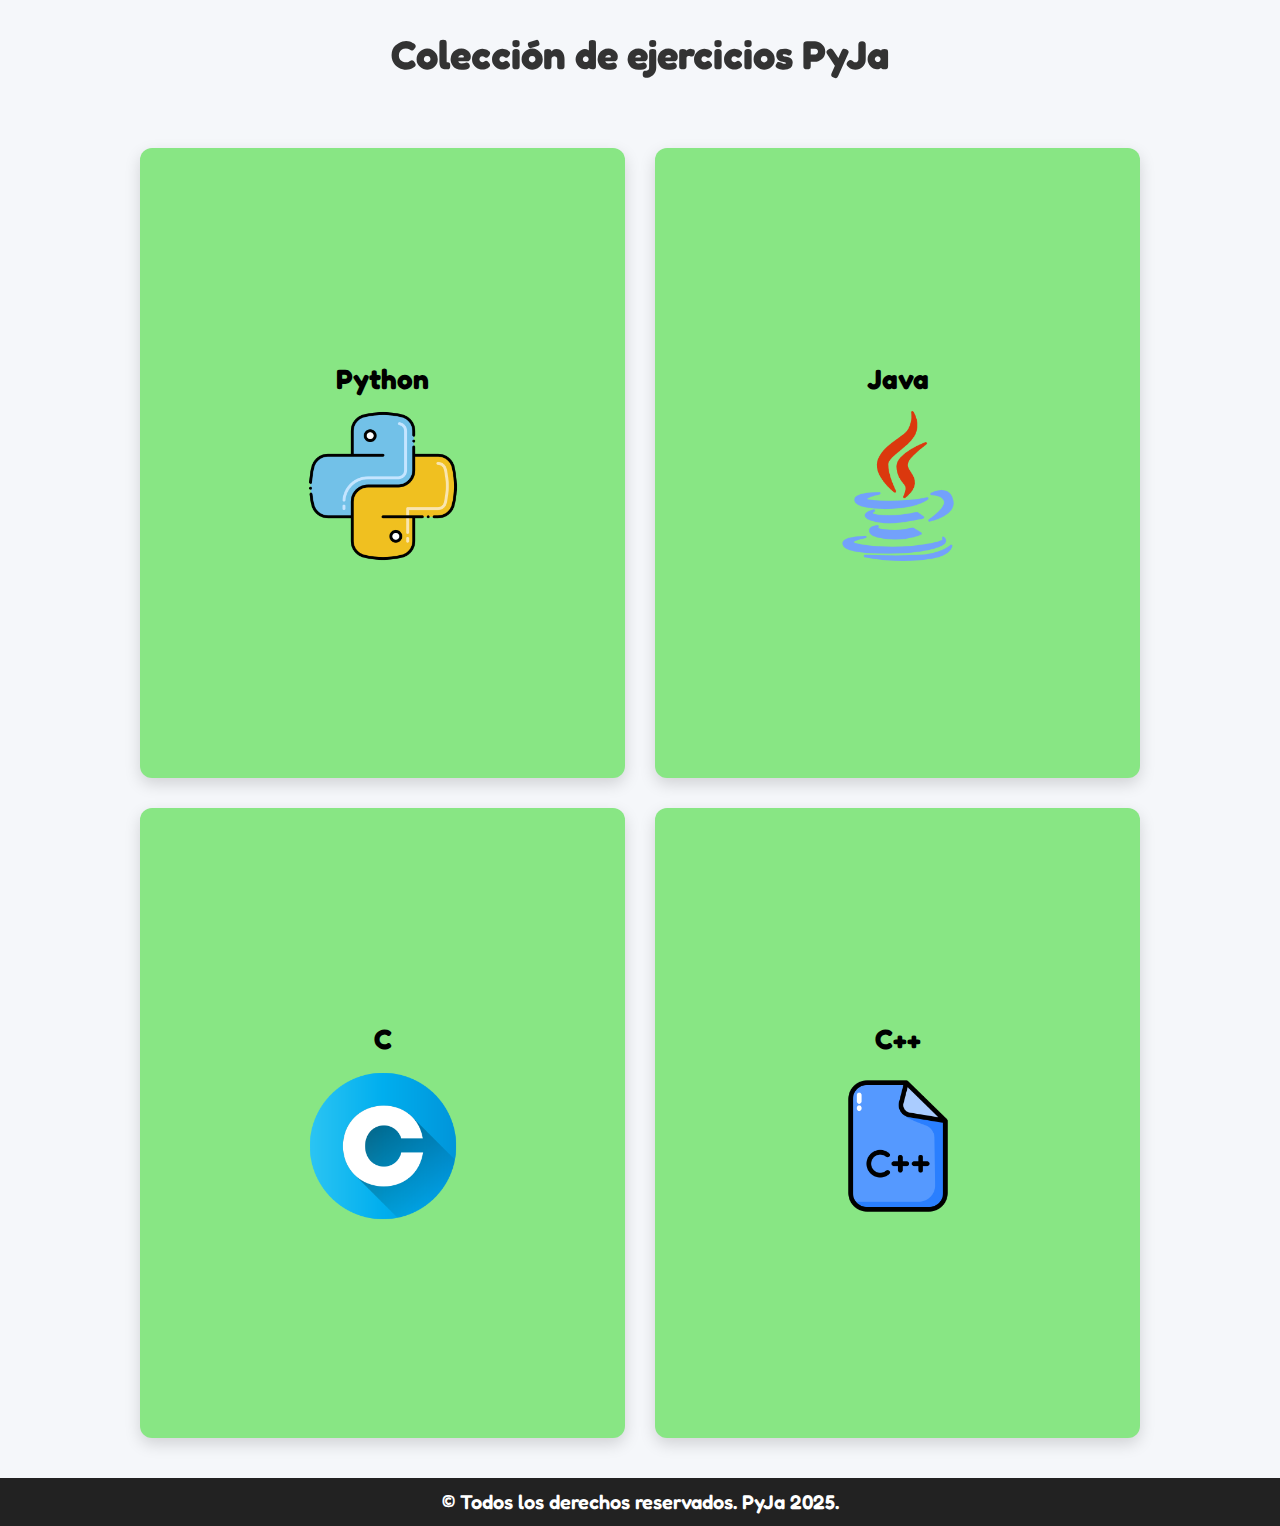
<file: index.html>
<!DOCTYPE html>
<html lang="es">
<head>
    <meta charset="UTF-8">
    <meta name="viewport" content="width=device-width, initial-scale=1.0">
    <title>Colección de ejercicios PyJa</title>
    <meta name="description" content="Colección de ejercicios de programación en Python y Java.">
    <link href="https://fonts.googleapis.com/css2?family=Fredoka:wght@300..700&display=swap" rel="stylesheet">
    <link rel="stylesheet" href="css/styles.css">
</head>
<body>
    <header>
        <h1>Colección de ejercicios PyJa</h1>
    </header>
    <main>
        <div class="contenedor-principal">
            <a href="python.html" class="card">
                <div class="lenguaje">
                    <h2>Python</h2>
                    <div class="imagen">
                        <img src="img/python.png" alt="Logo del lenguaje de programación Python">
                    </div>
                </div>
            </a>
            <a href="java.html" class="card">
                <div class="lenguaje">
                    <h2>Java</h2>
                    <div class="imagen">
                        <img src="img/java.png" alt="Logo del lenguaje de programación Java">
                    </div>
                </div>
            </a>
            <a href="#" class="card">
                <div class="lenguaje">
                    <h2>C</h2>
                    <div class="imagen">
                        <img src="img/c.png" alt="Logo del lenguaje de programación C">
                    </div>
                </div>
            </a>
            <a href="#" class="card">
                <div class="lenguaje">
                    <h2>C++</h2>
                    <div class="imagen">
                        <img src="img/cpp.png" alt="Logo del lenguaje de programación C++">
                    </div>
                </div>
            </a>
        </div>
    </main>
    <footer>
        <p>© Todos los derechos reservados. PyJa 2025.</p>
    </footer>
    <script src="js/script.js"></script>
</body>
</html>
</file>
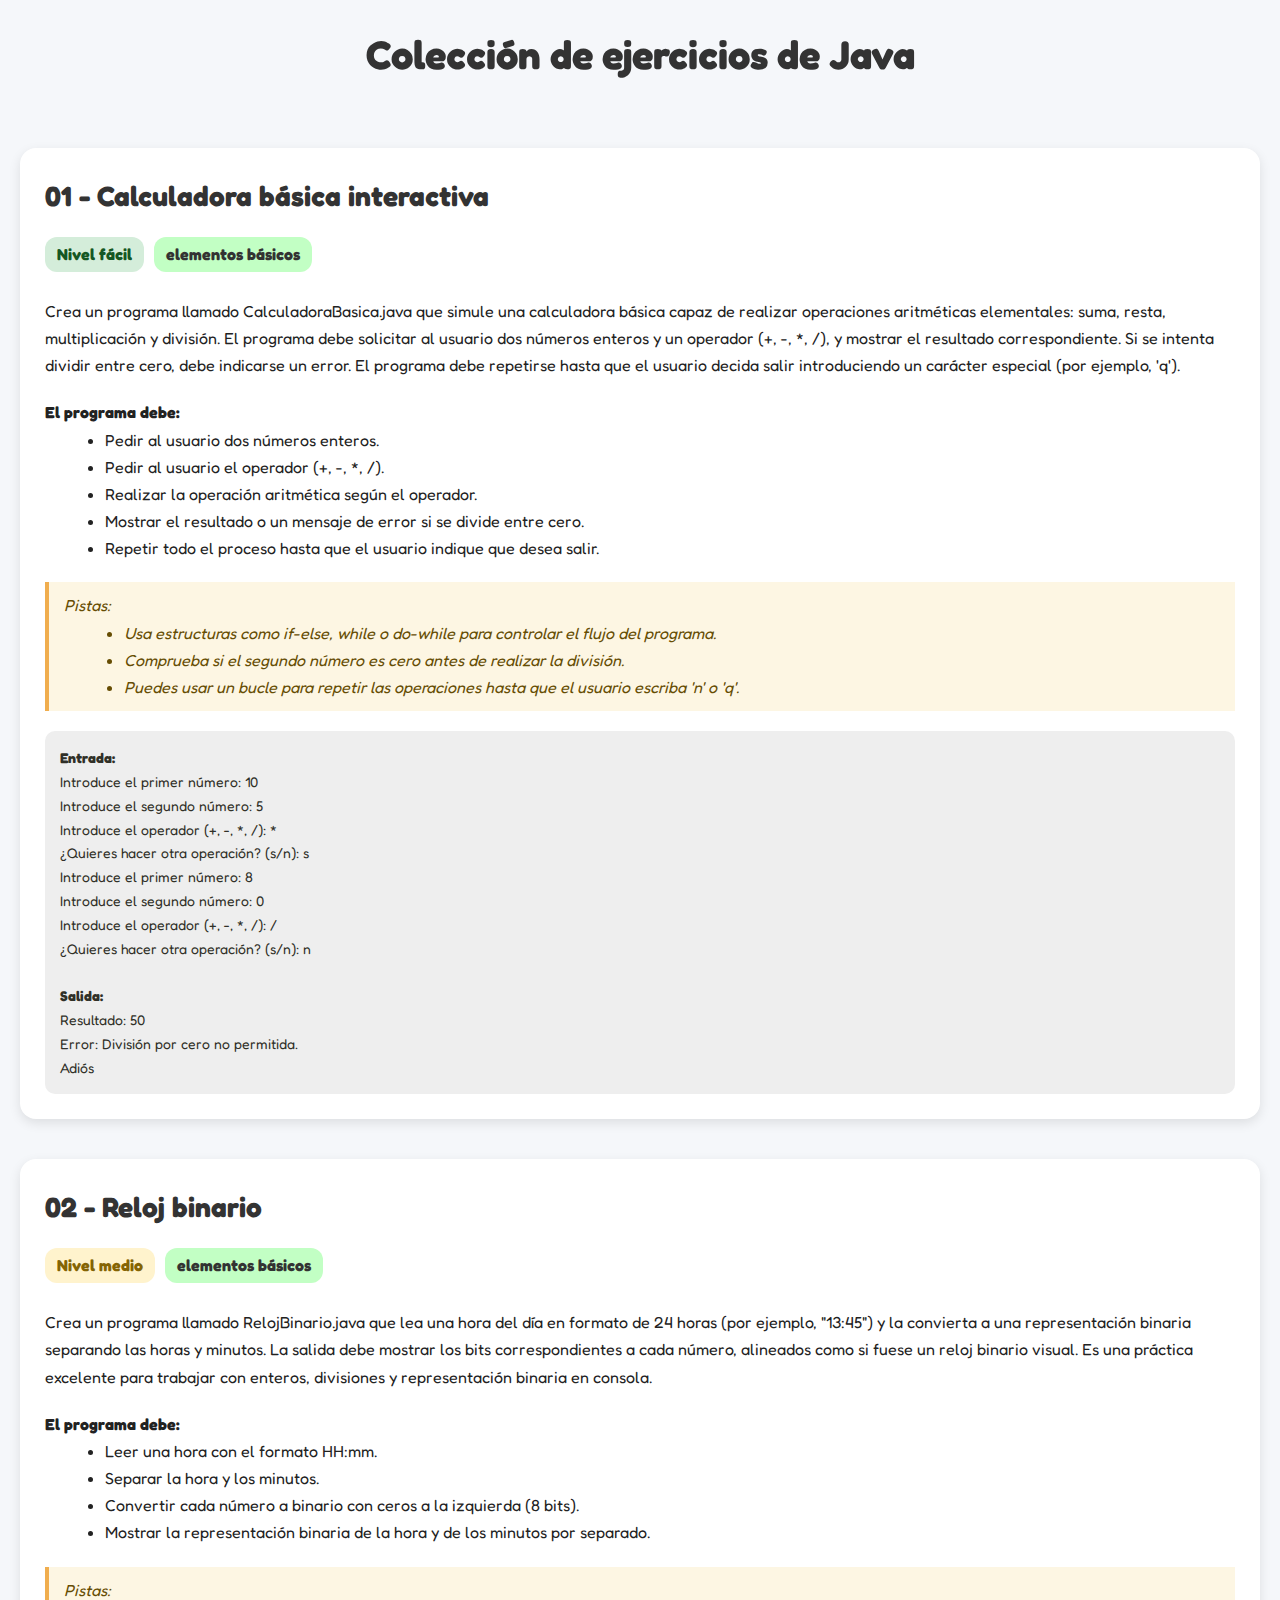
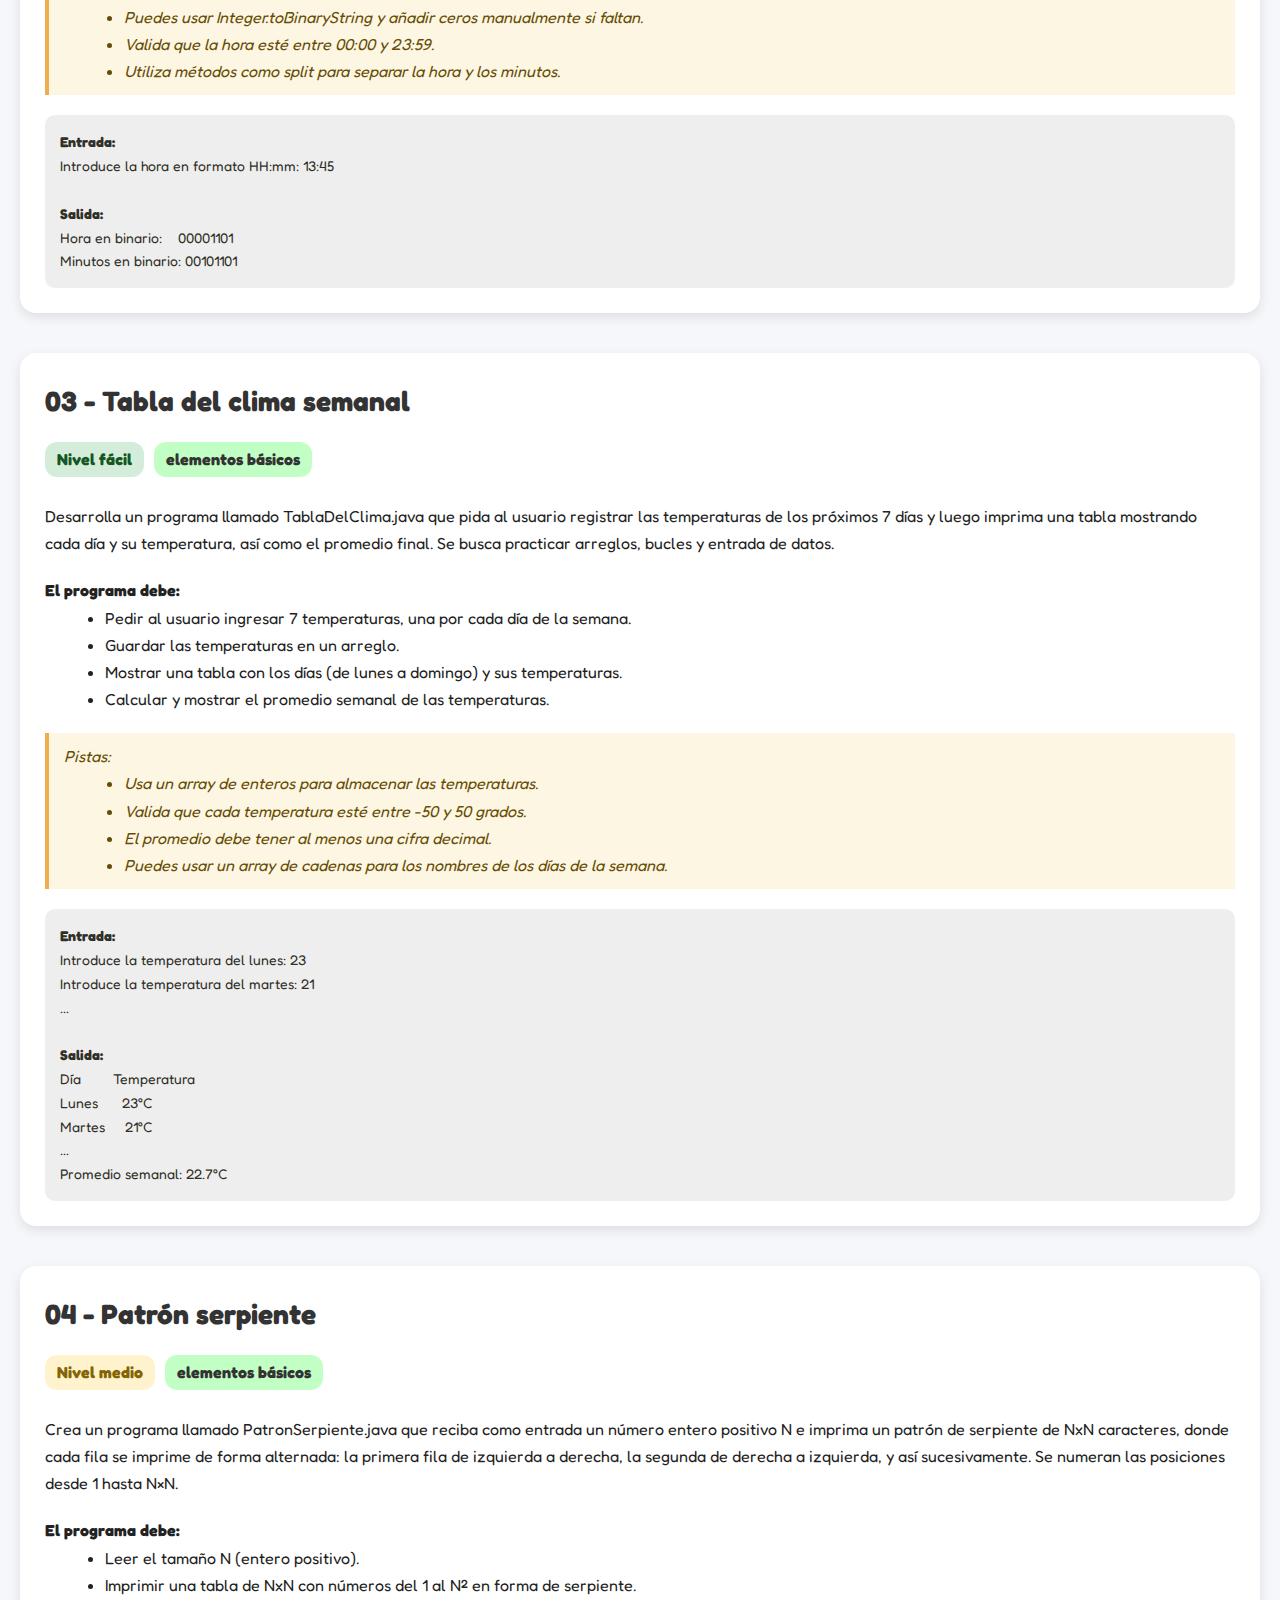
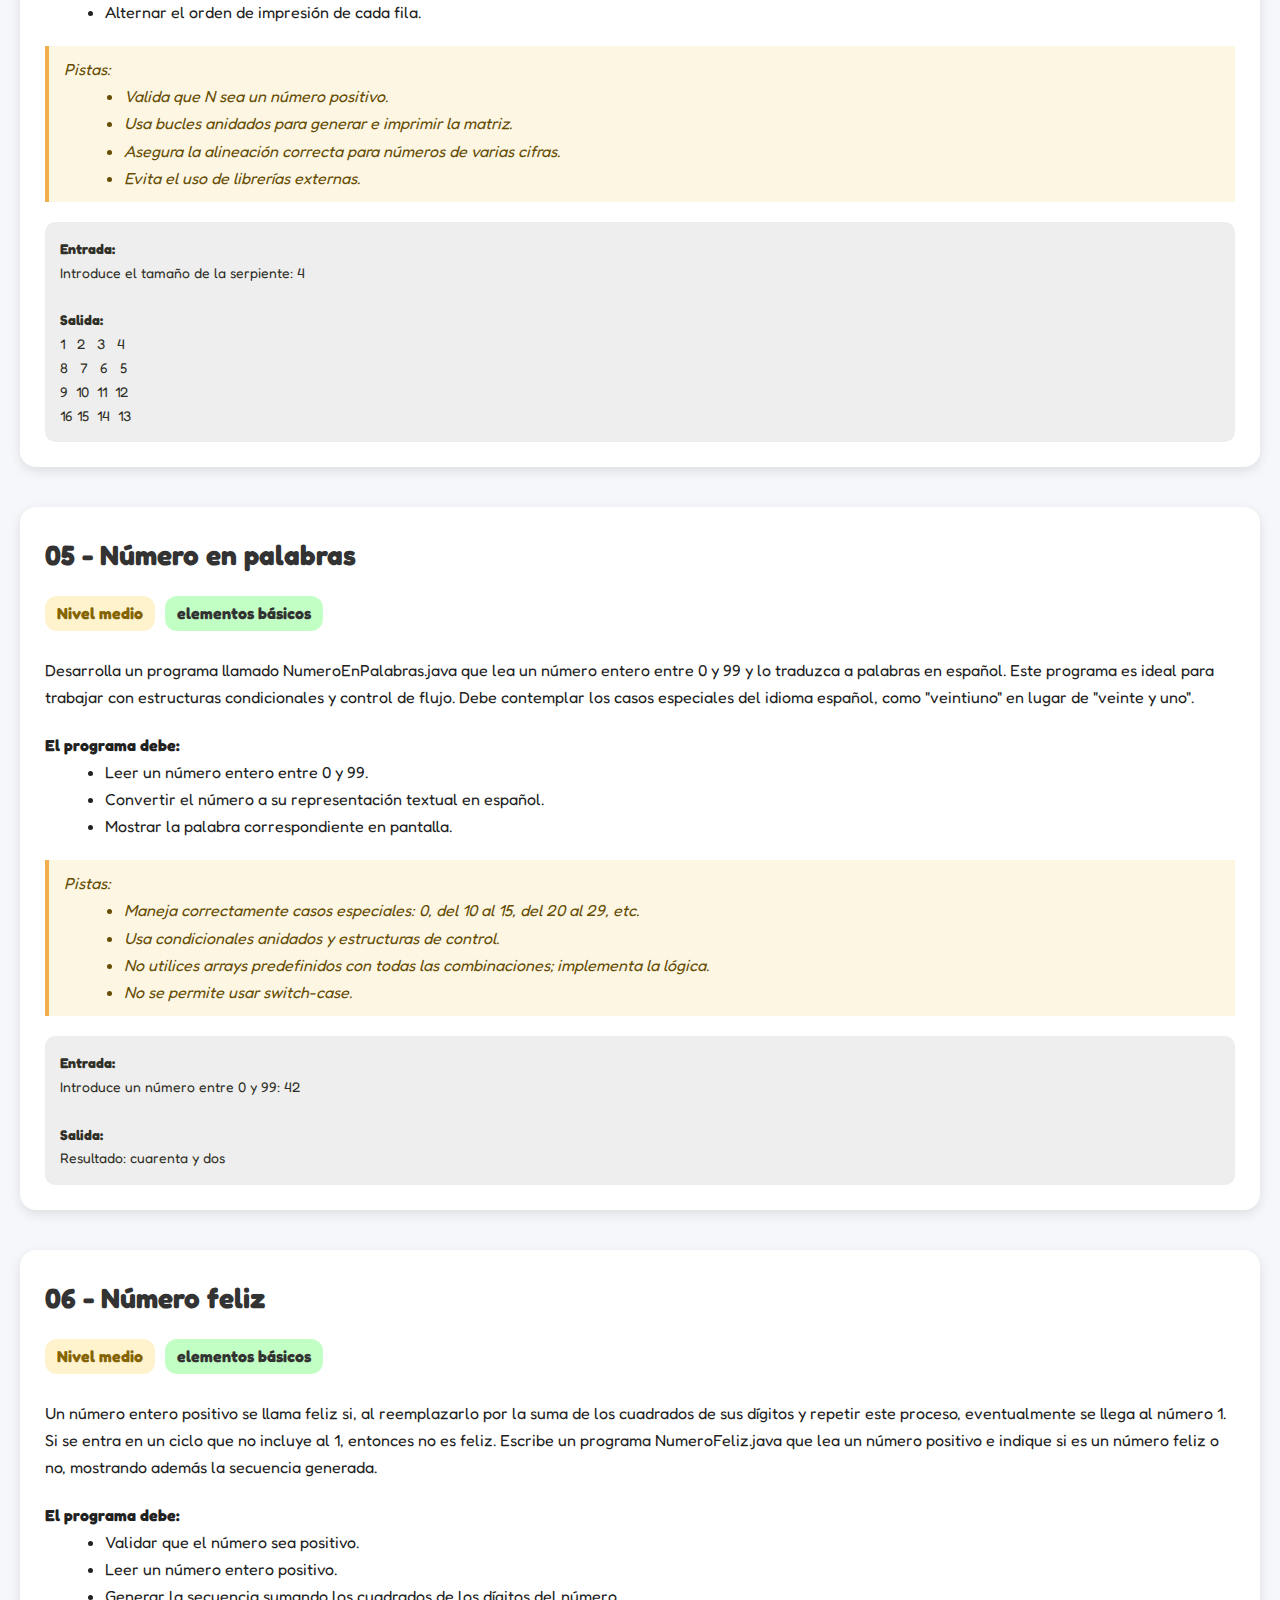
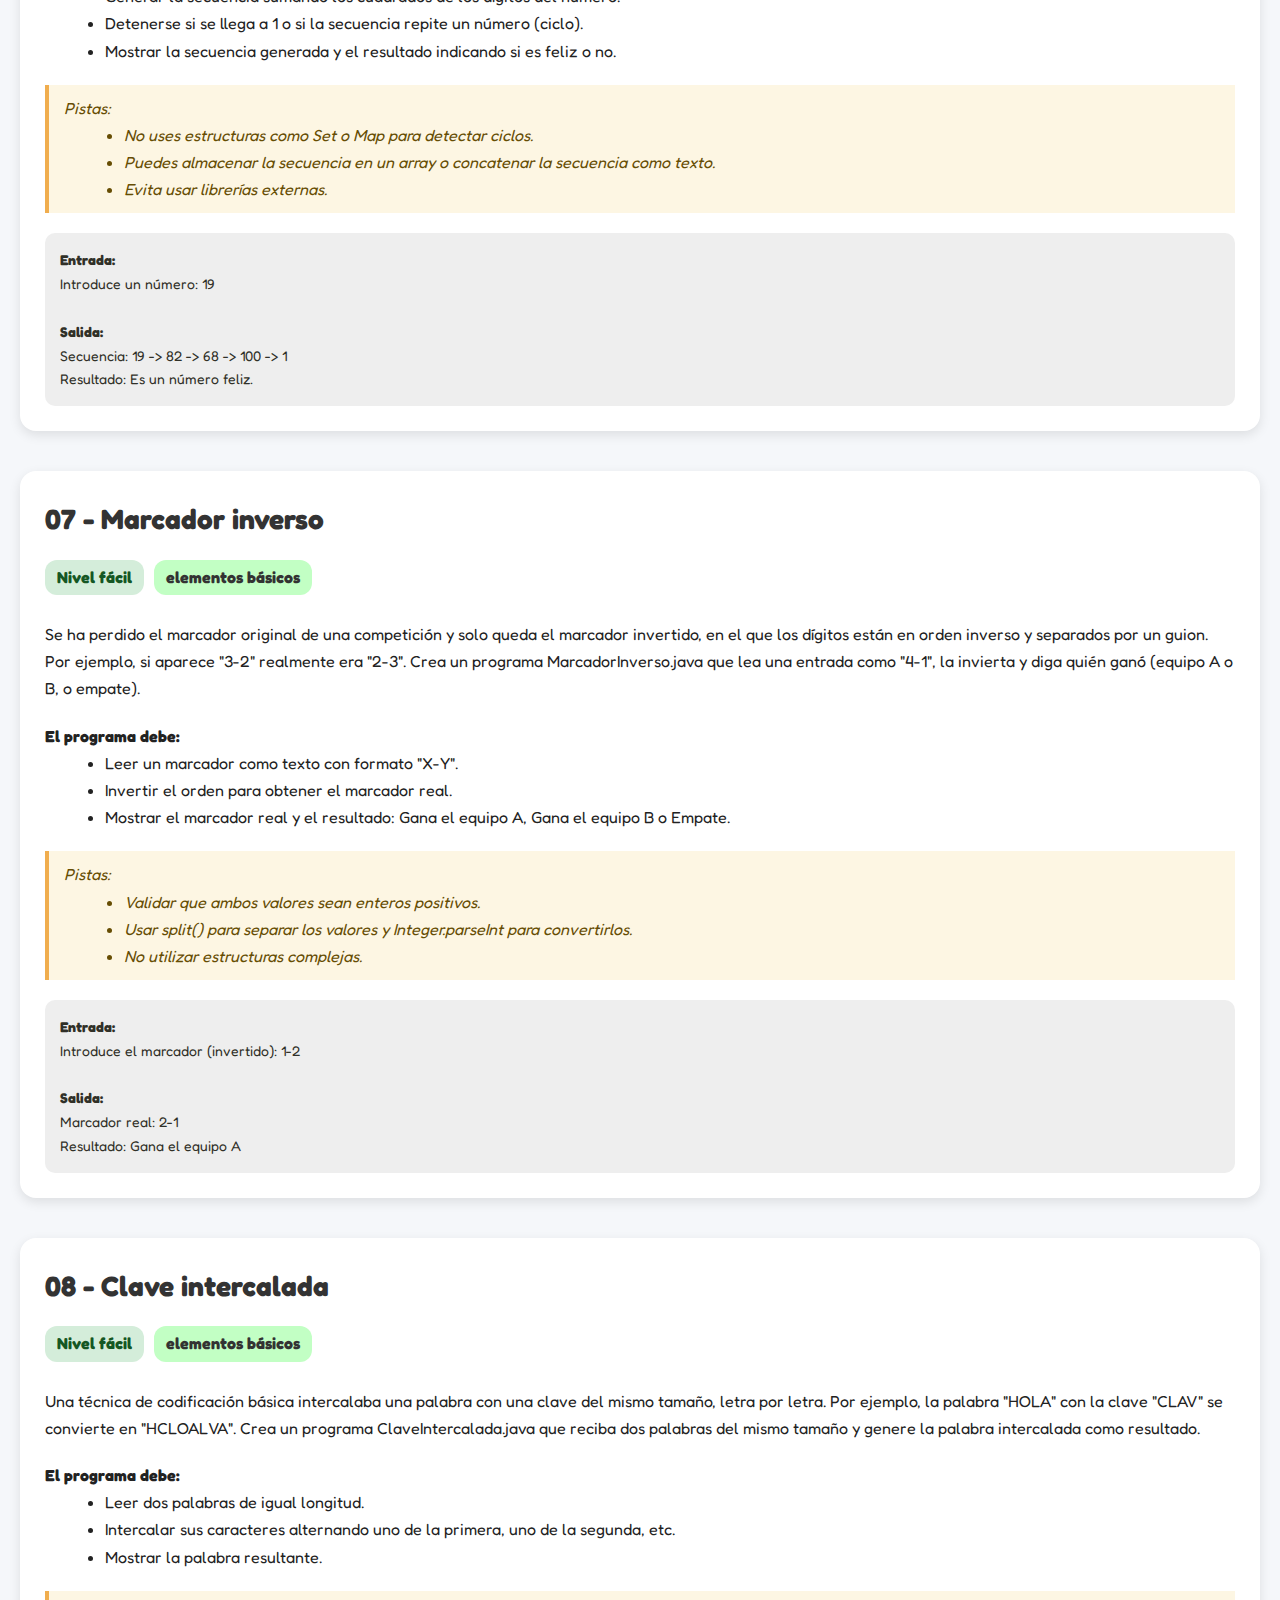
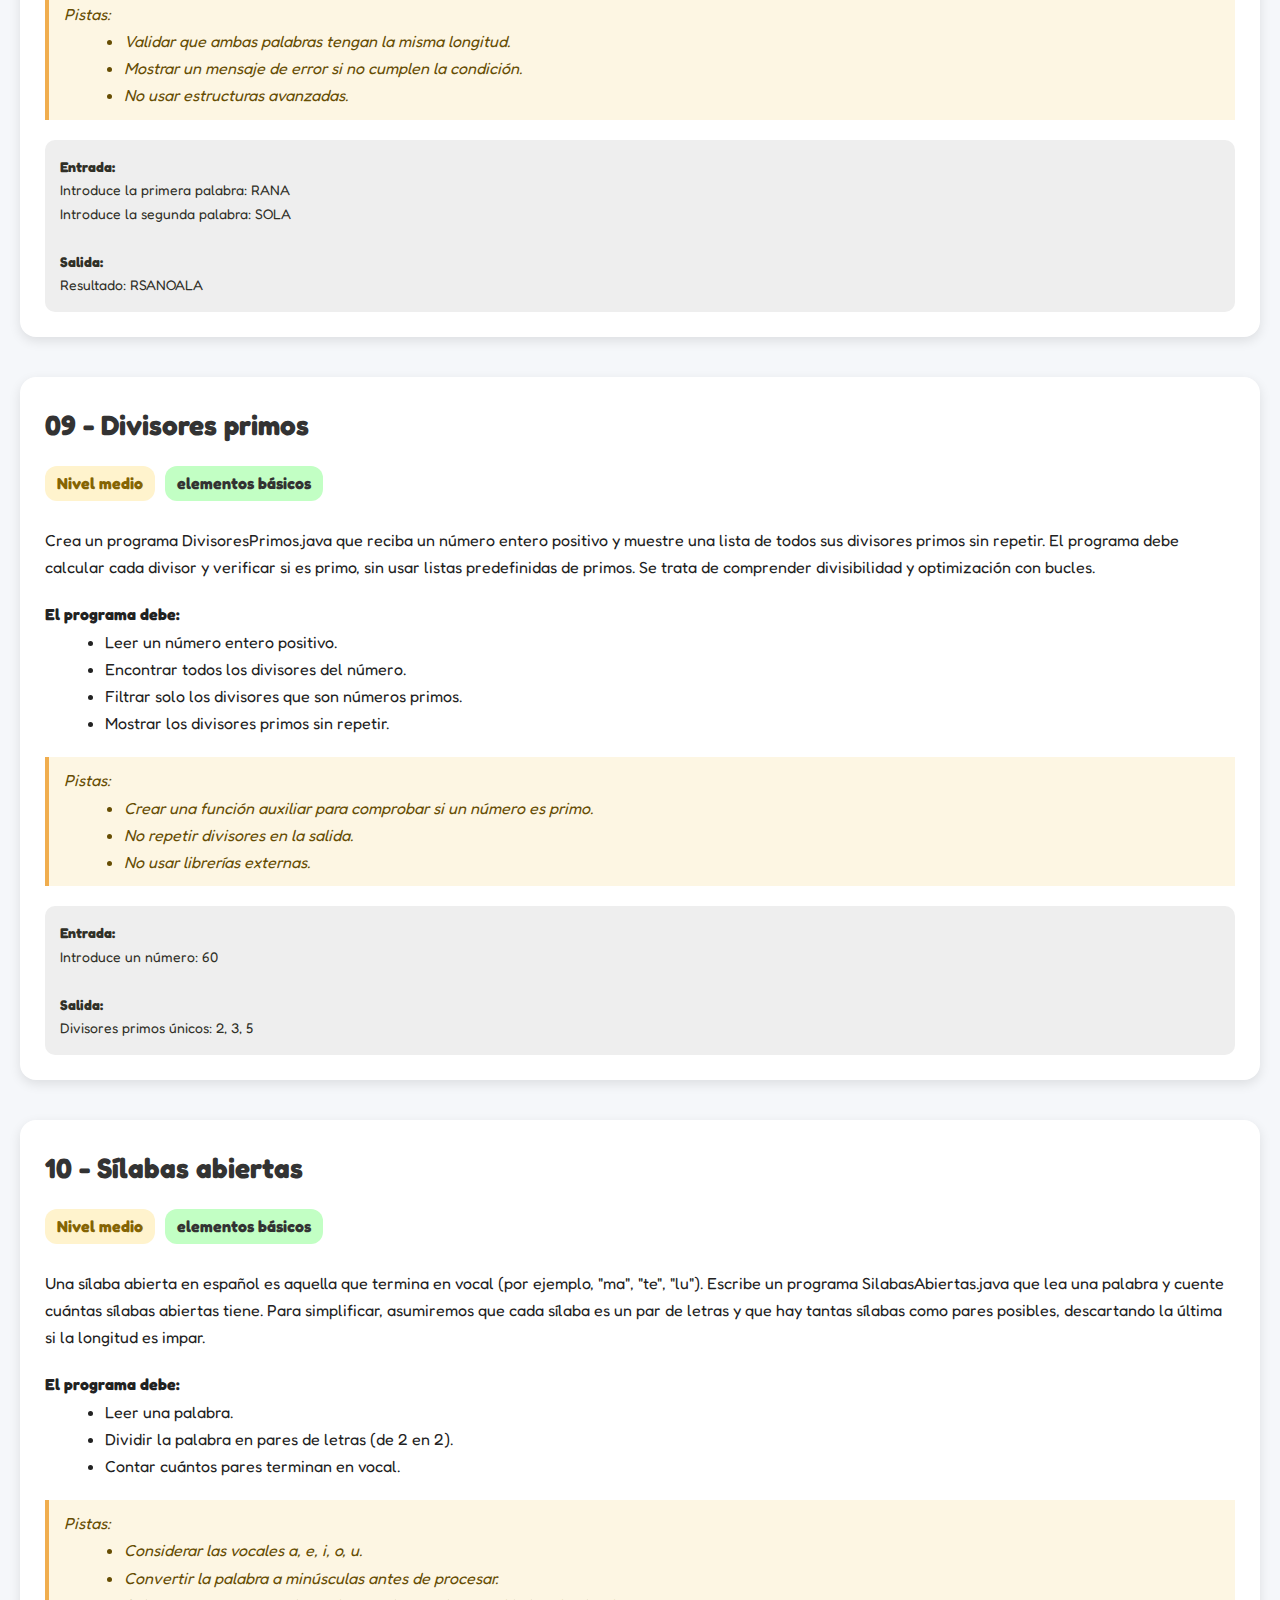
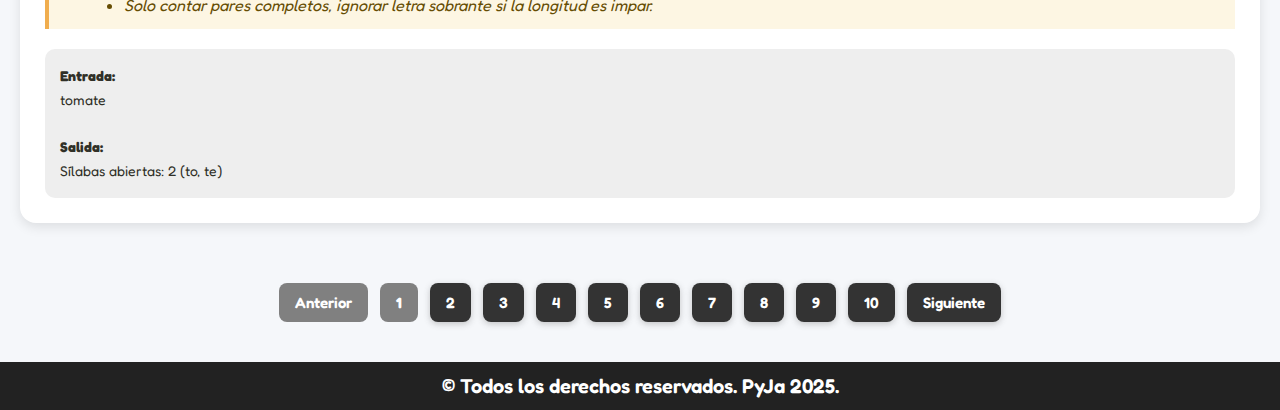
<file: java.html>
<!DOCTYPE html>
<html lang="es">
<head>
    <meta charset="UTF-8">
    <meta name="viewport" content="width=device-width, initial-scale=1.0">
    <title>Ejercicios Java</title>
    <meta name="description" content="Colección de ejercicios de programación de Python.">
    <link href="https://fonts.googleapis.com/css2?family=Fredoka:wght@300..700&display=swap" rel="stylesheet">
    <link rel="stylesheet" href="css/styles.css">
</head>
<body>
    <header>
        <h1>Colección de ejercicios de Java</h1>
    </header>
    <main>
        <div id="contenedor-ejercicios">
            <!-- Se generaran los ejercicios desde el js -->
        </div>
    </main>
    <footer>
        <p>© Todos los derechos reservados. PyJa 2025.</p>
    </footer>
    <script src="js/script.js"></script>
    <script src="js/java.js"></script>
</body>
</html>
</file>
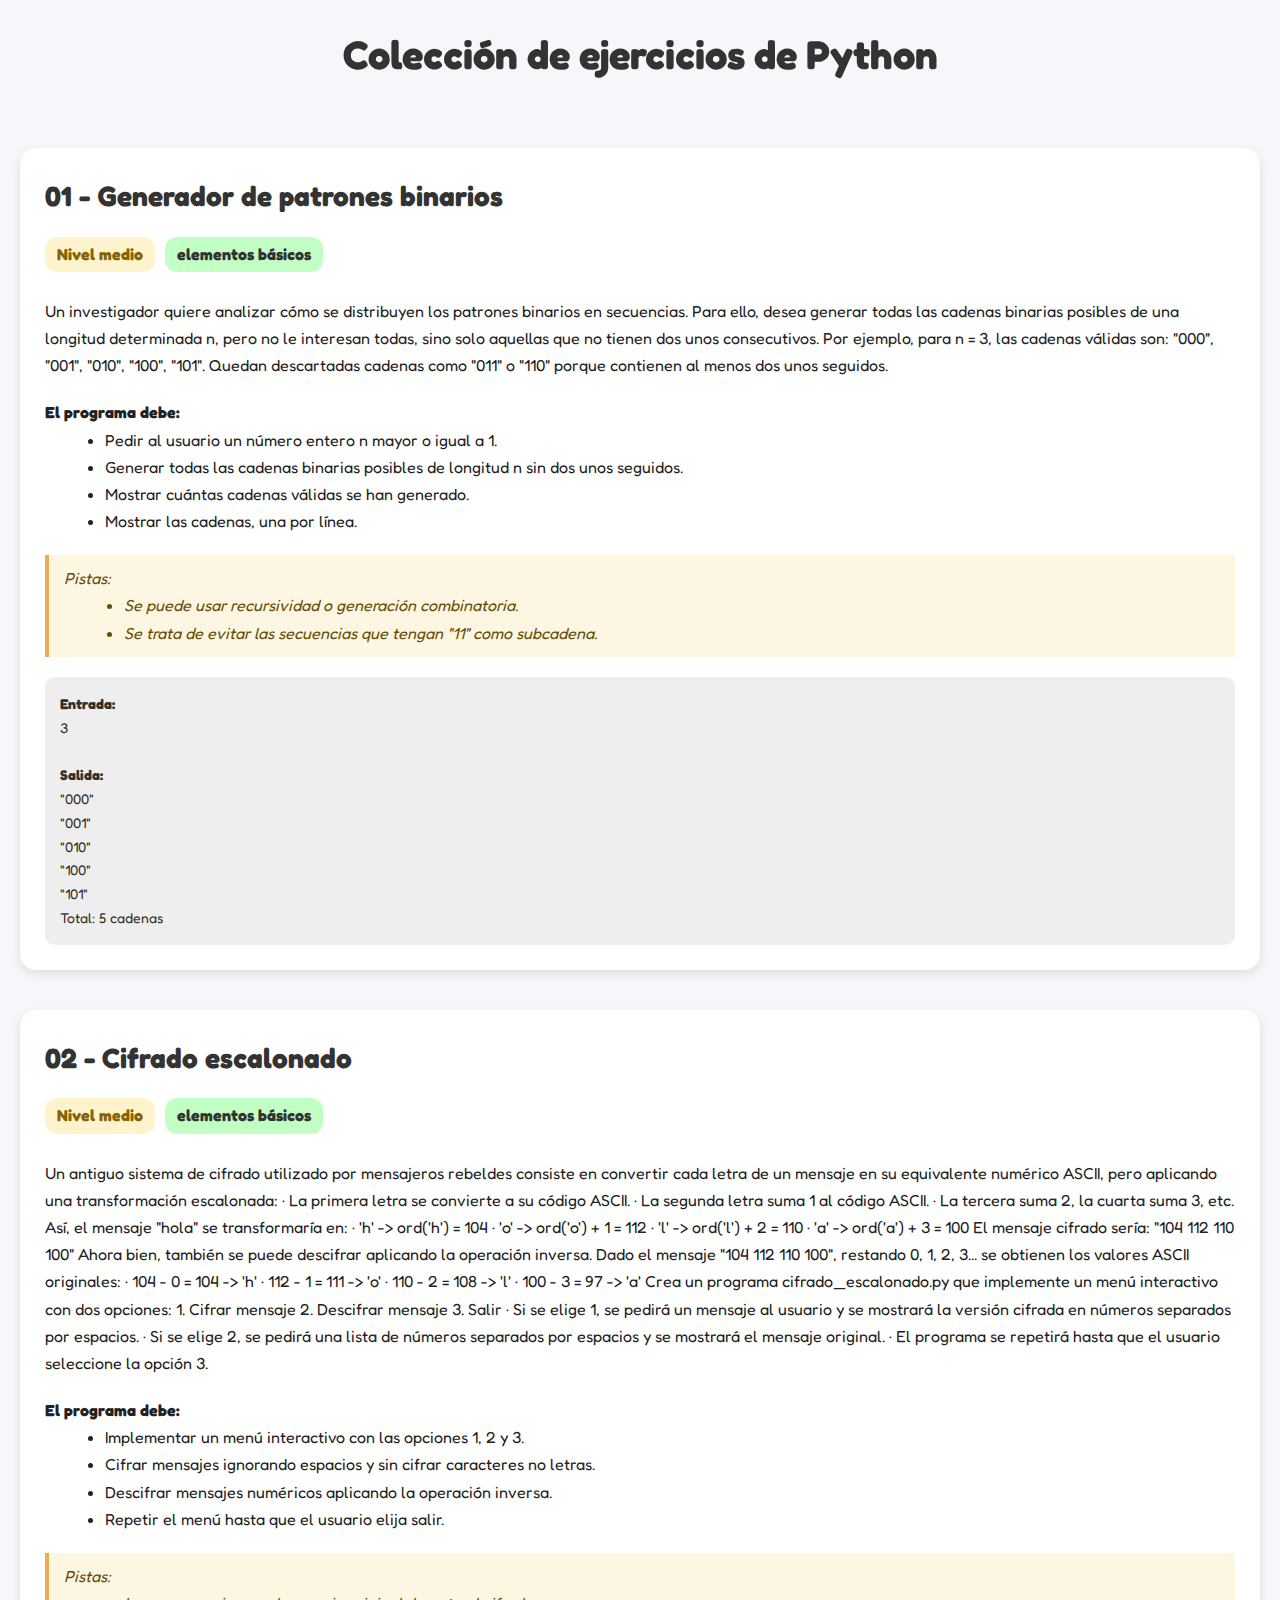
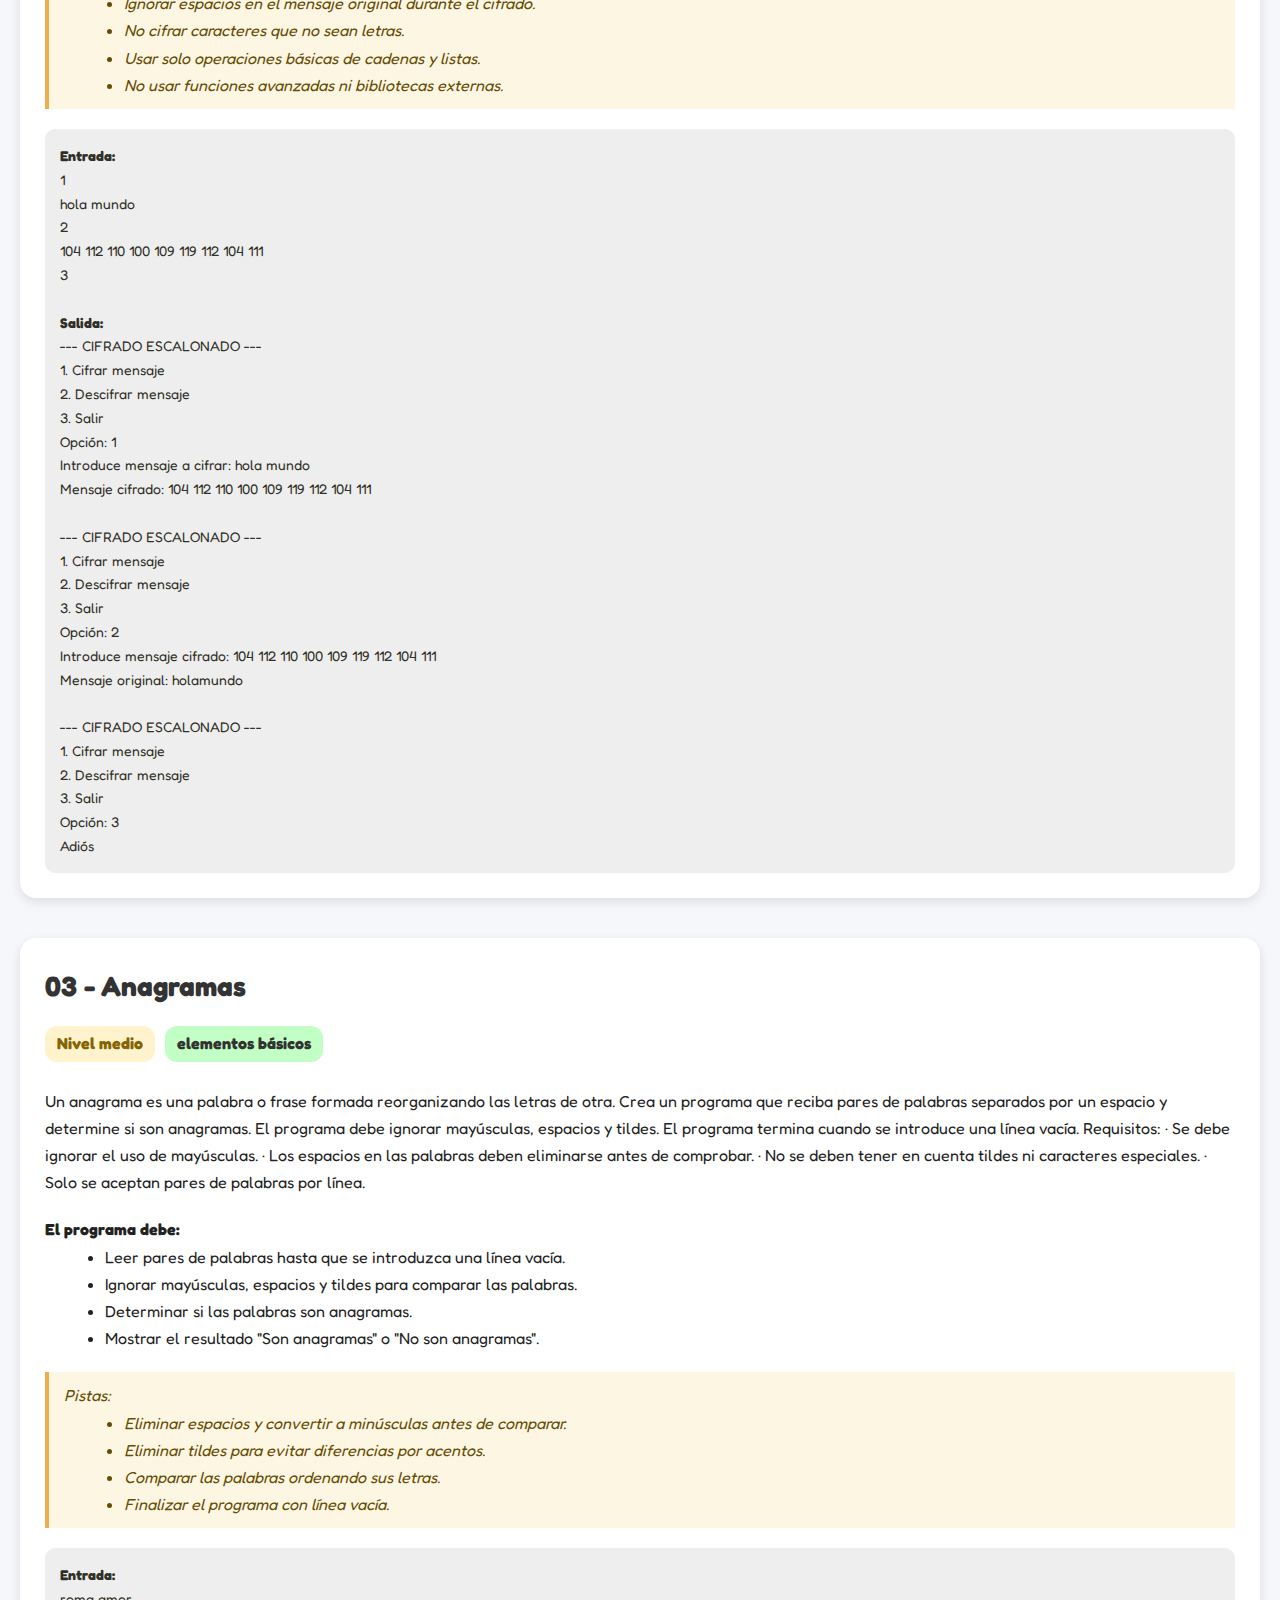
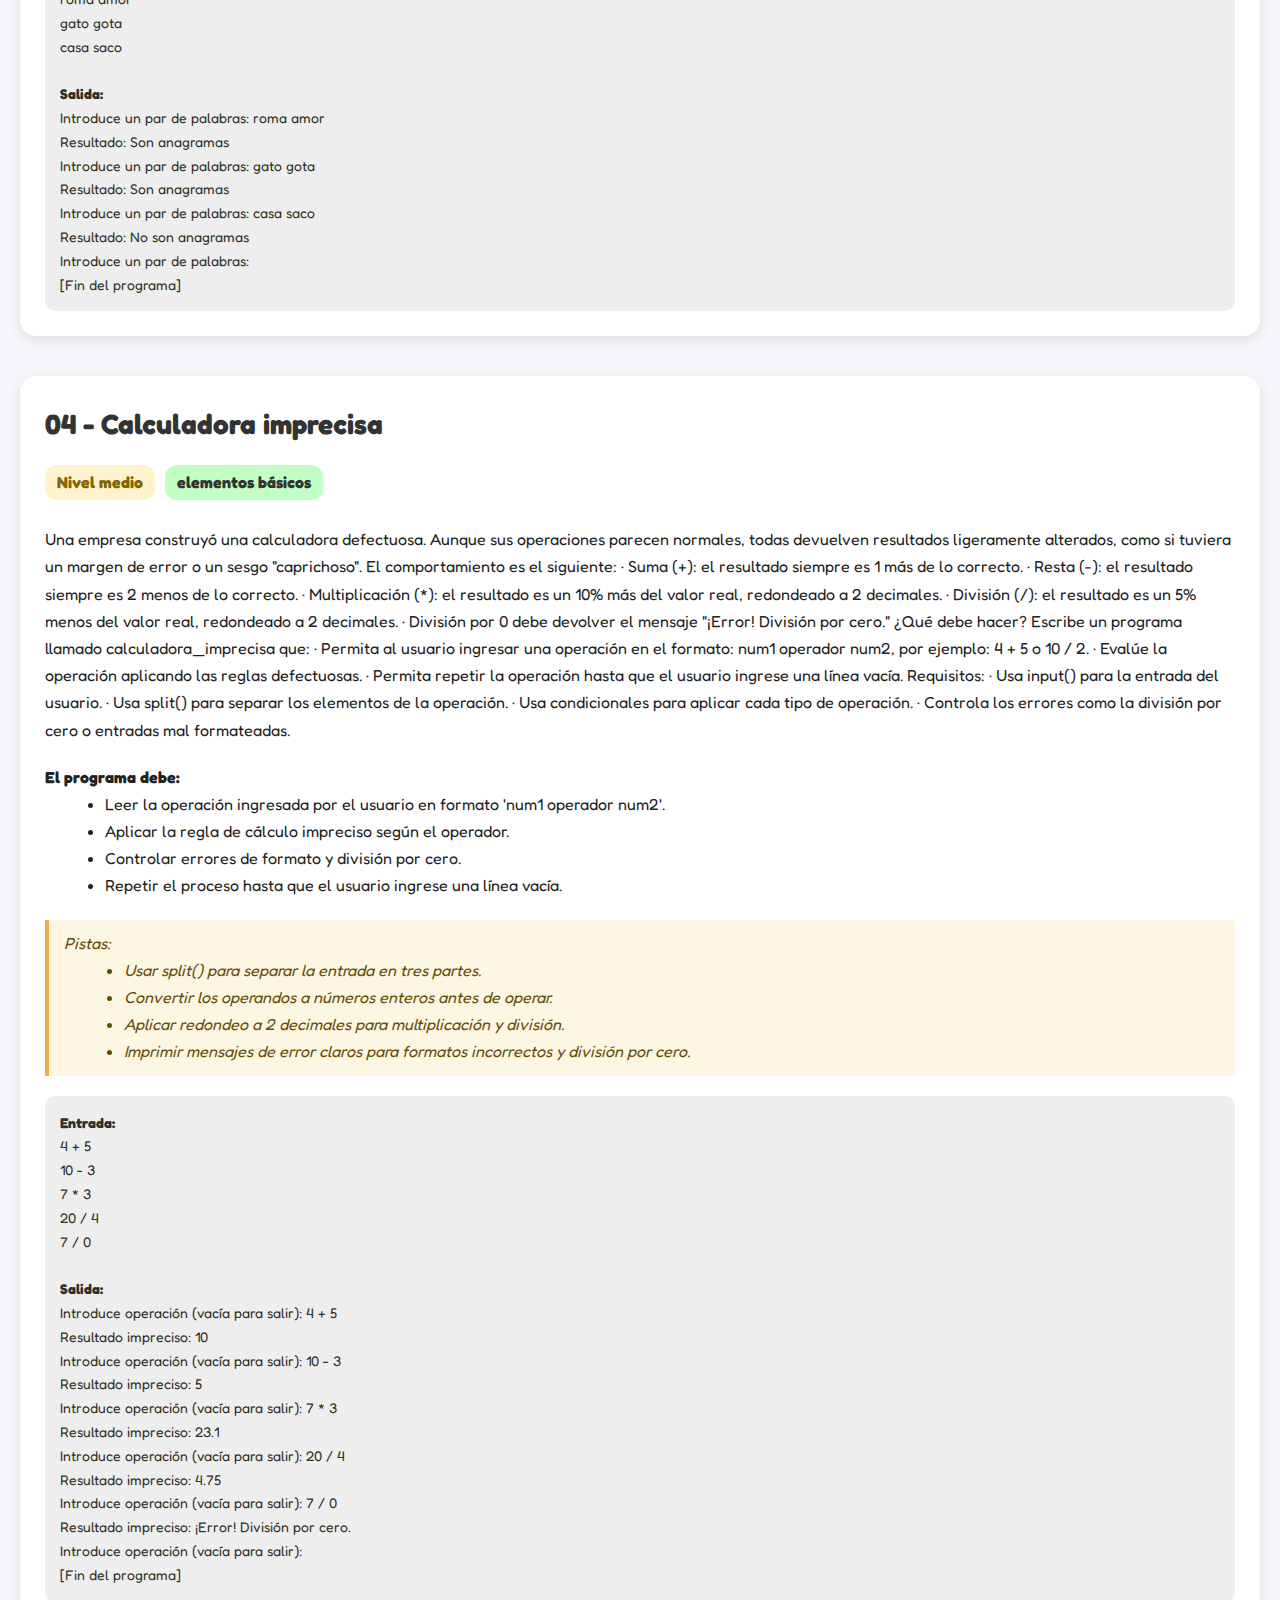
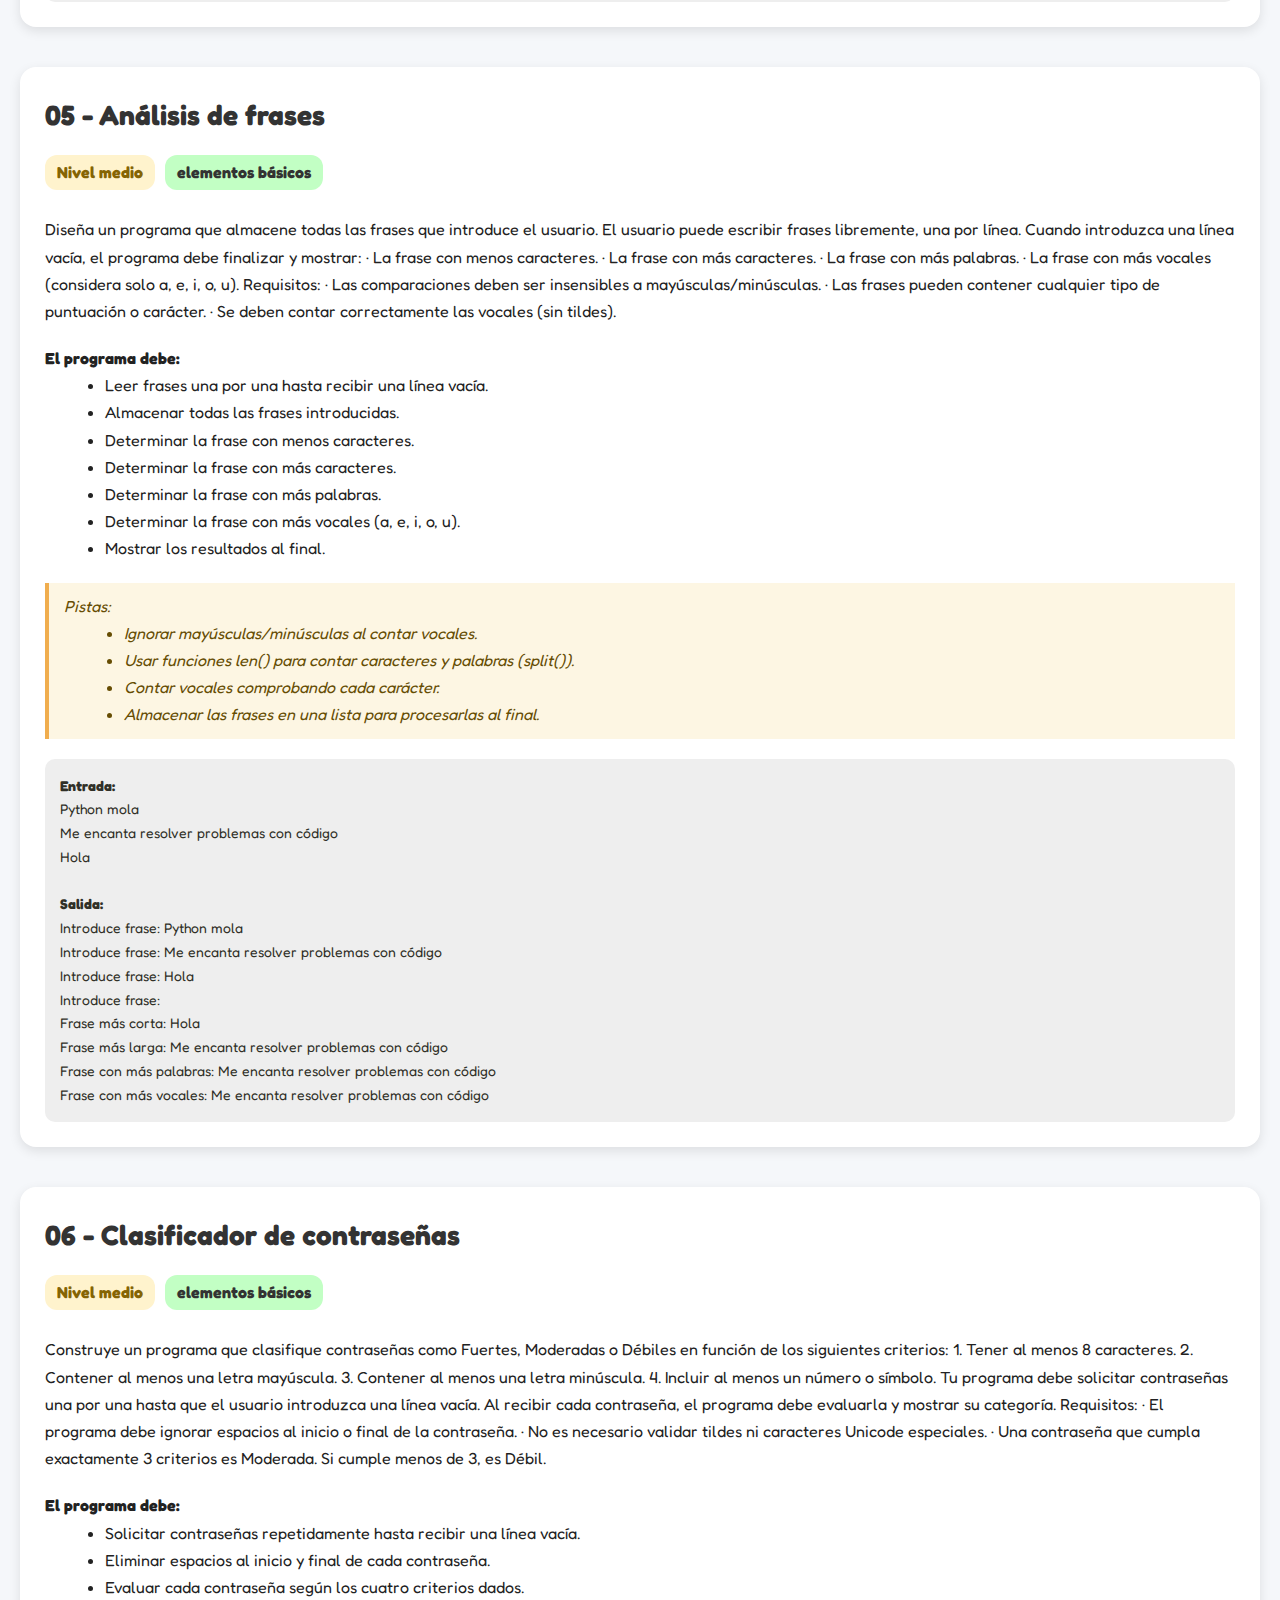
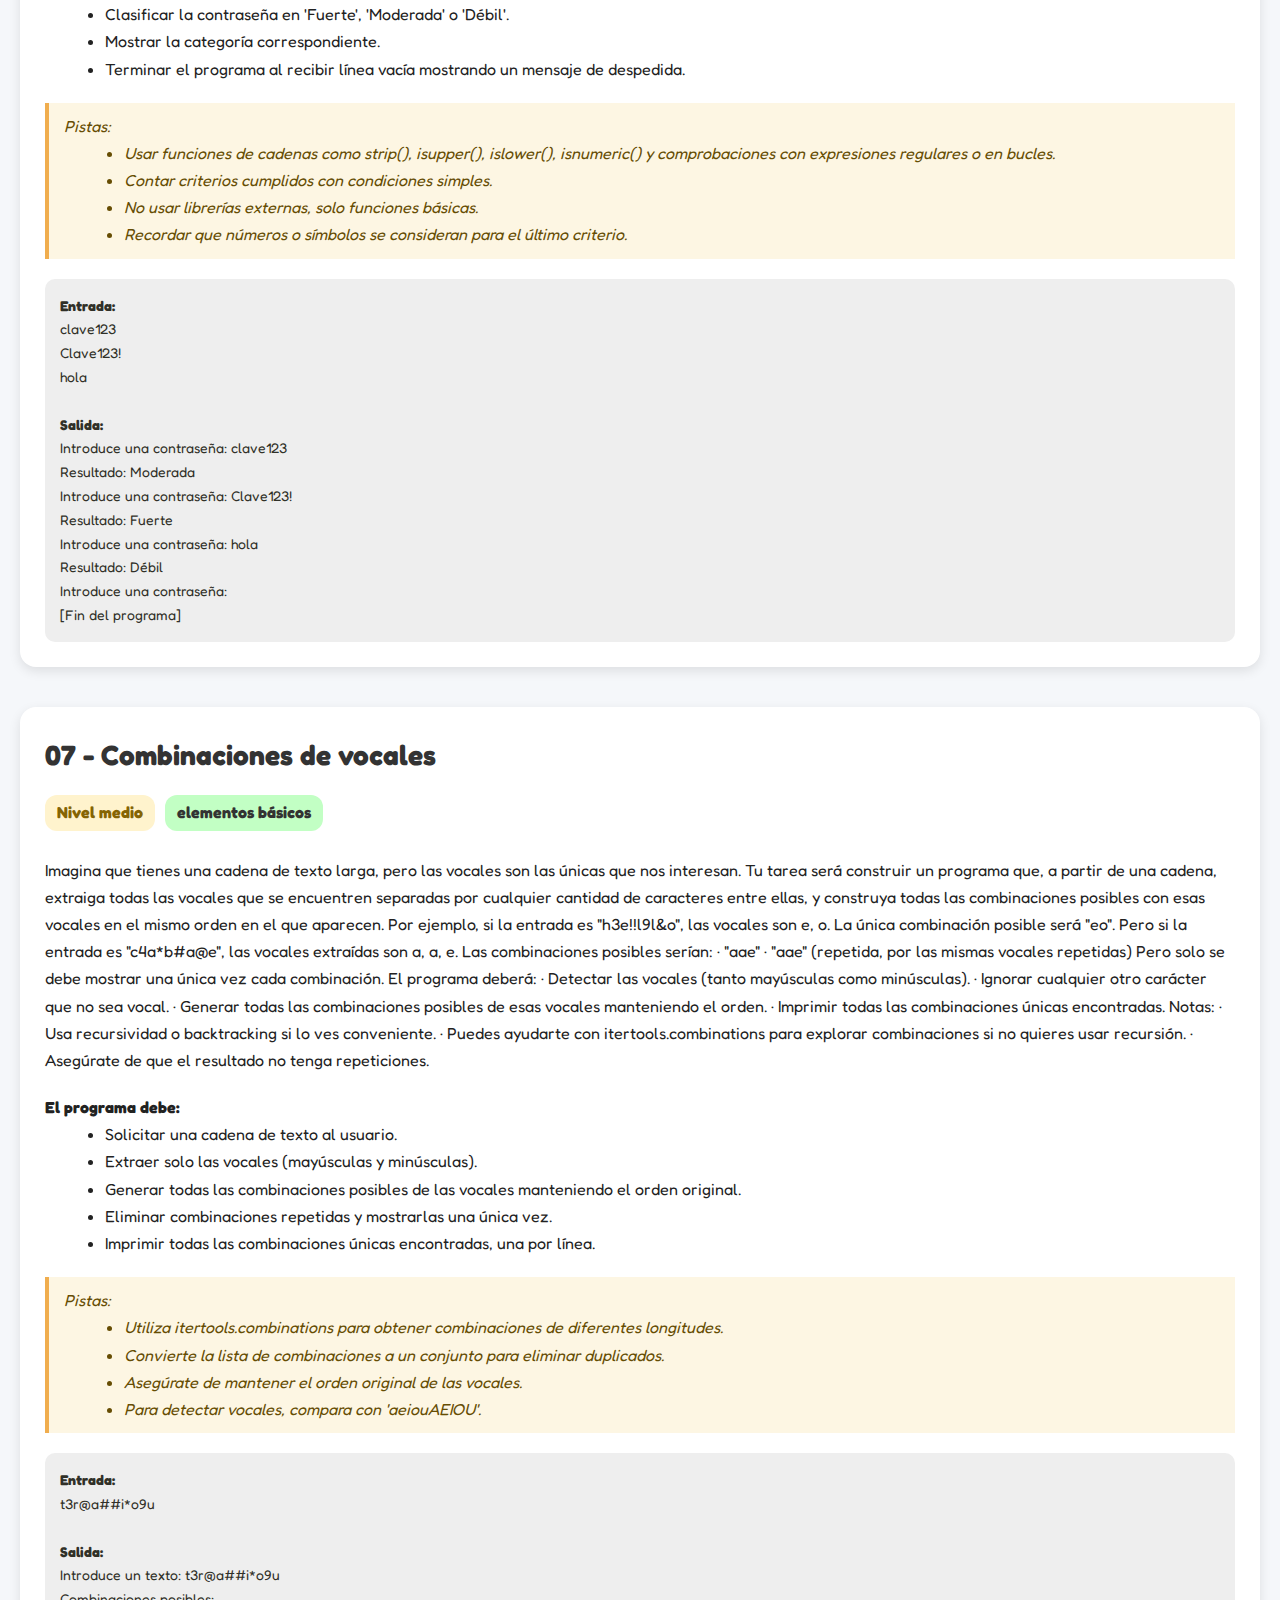
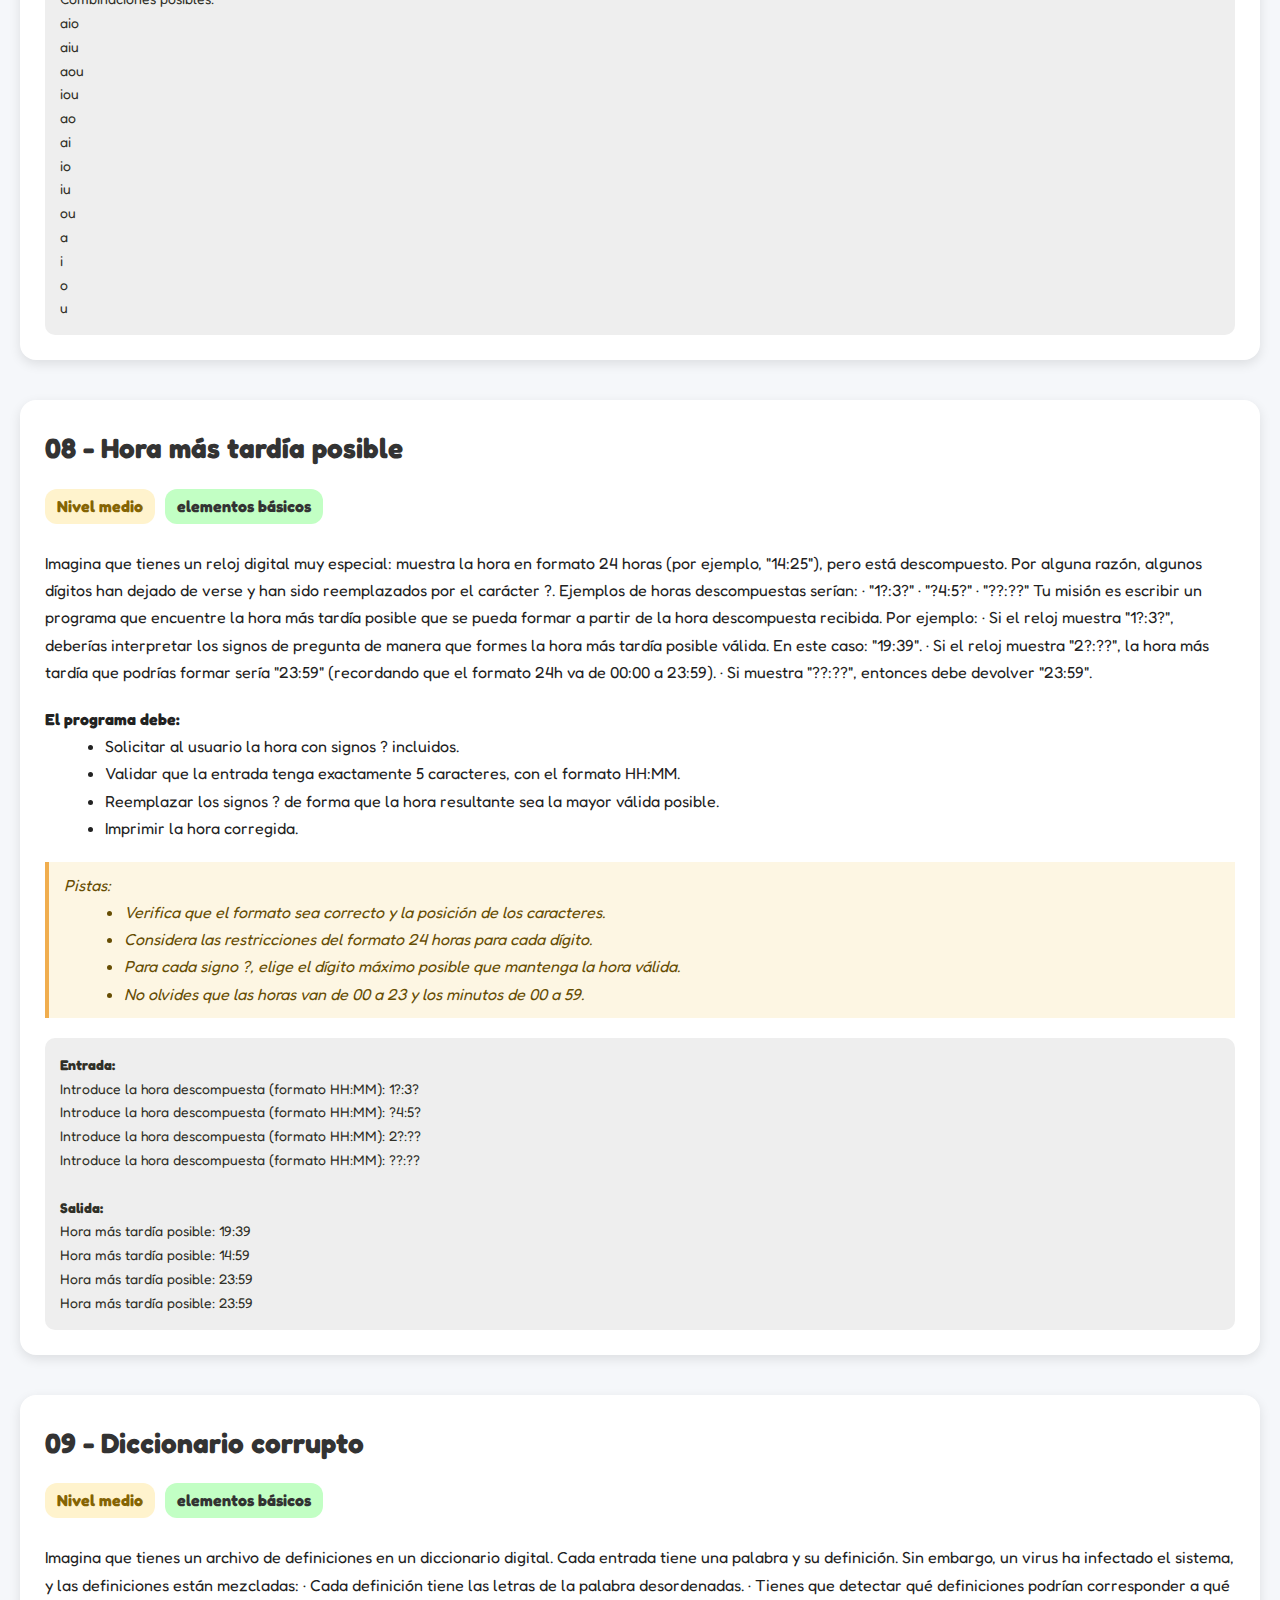
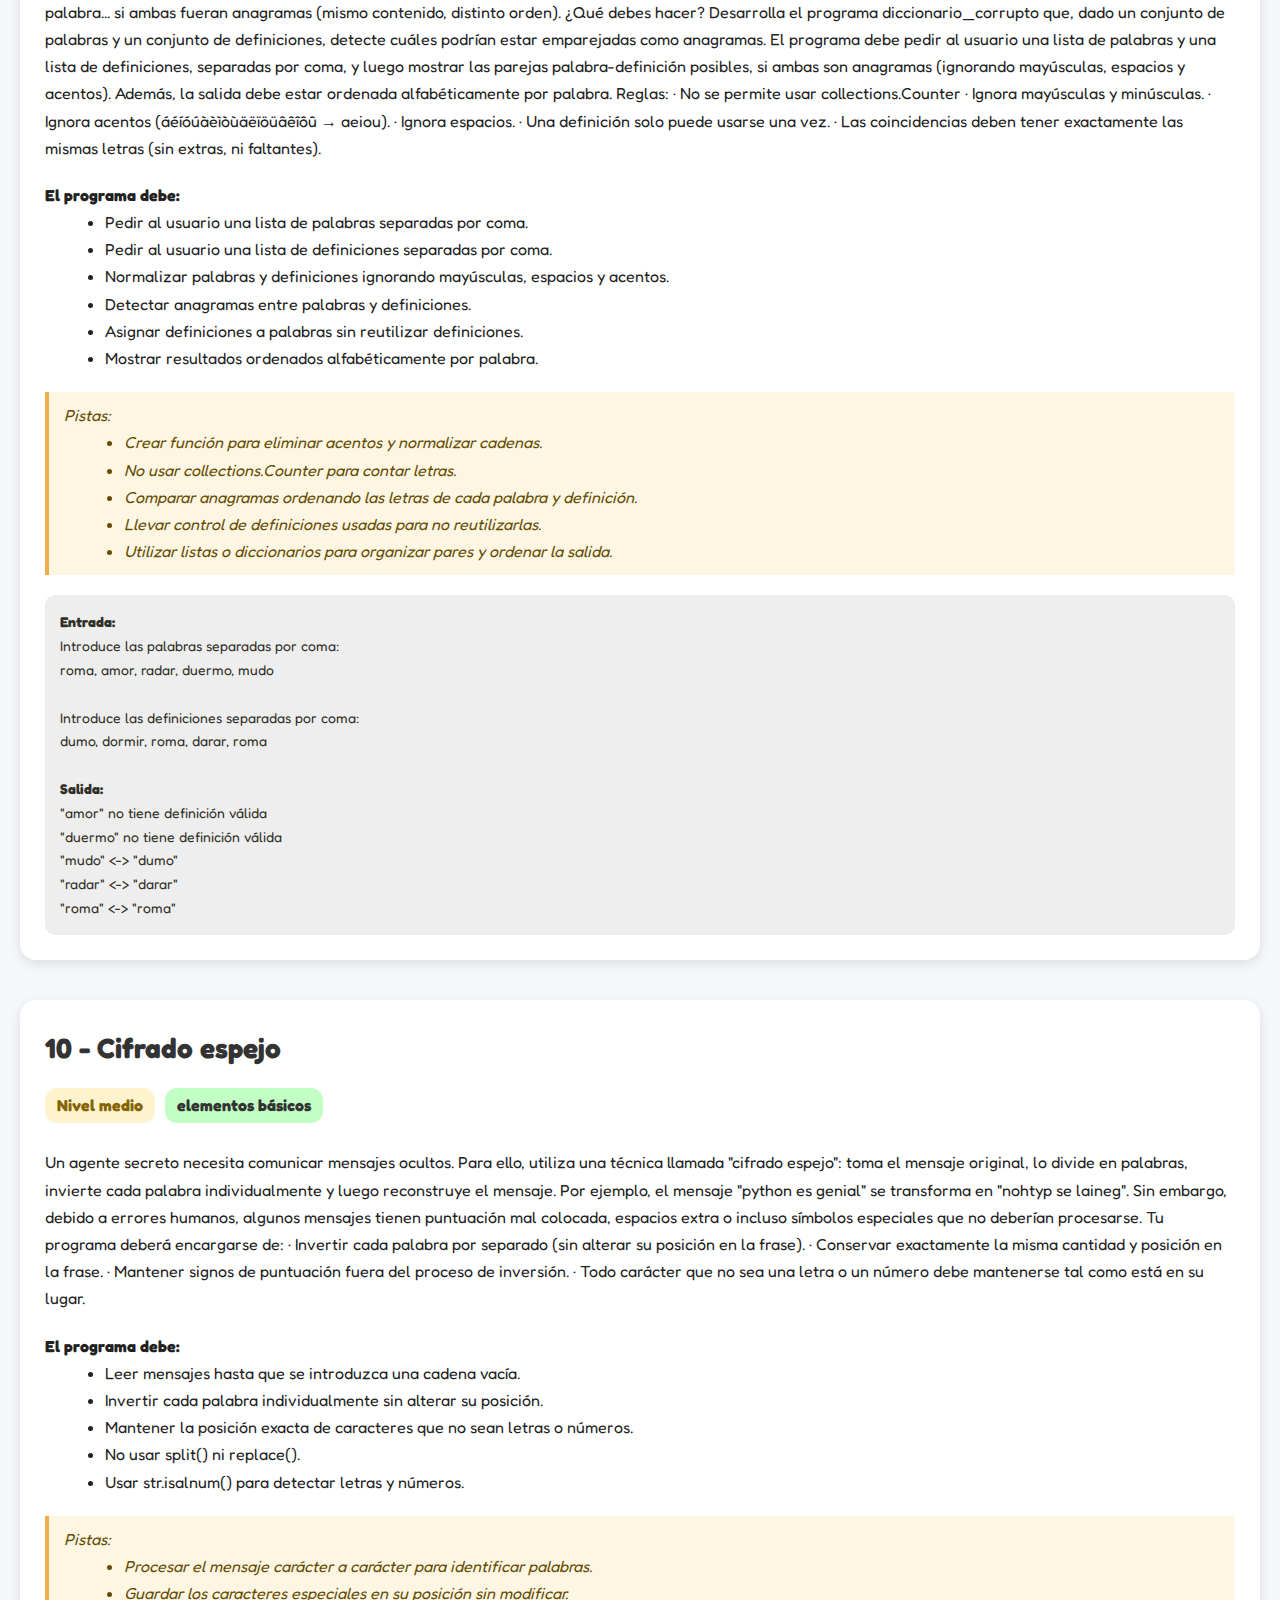
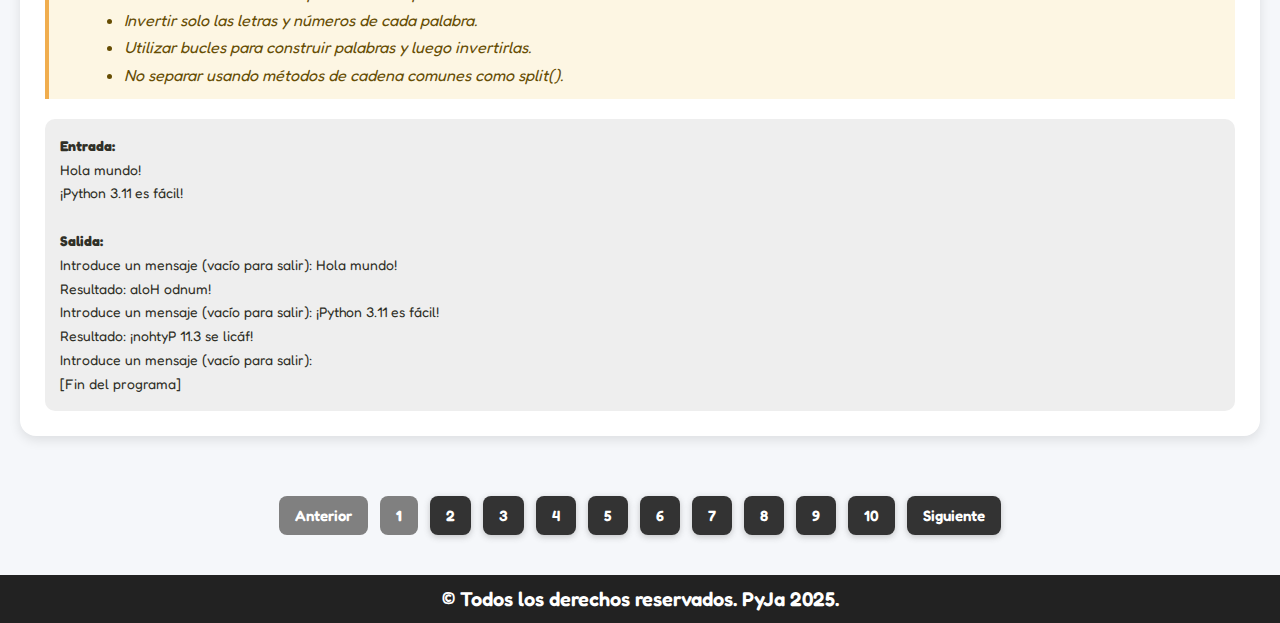
<file: python.html>
<!DOCTYPE html>
<html lang="es">
<head>
    <meta charset="UTF-8">
    <meta name="viewport" content="width=device-width, initial-scale=1.0">
    <title>Ejercicios Python</title>
    <meta name="description" content="Colección de ejercicios de programación de Python.">
    <link href="https://fonts.googleapis.com/css2?family=Fredoka:wght@300..700&display=swap" rel="stylesheet">
    <link rel="stylesheet" href="css/styles.css">
</head>
<body>
    <header>
        <h1>Colección de ejercicios de Python</h1>
    </header>
    <main>
        <div id="contenedor-ejercicios">
            <!-- Se generaran los ejercicios desde el js -->
        </div>
    </main>
    <footer>
        <p>© Todos los derechos reservados. PyJa 2025.</p>
    </footer>
    <script src="js/script.js"></script>
    <script src="js/python.js"></script>
</body>
</html>
</file>
<file: css/styles.css>
/* --------- globales--------- */
* {
    box-sizing: border-box;
    font-family: "Fredoka", sans-serif;
    margin: 0;
    user-select: none;
}

/* --------- Estructura principal --------- */
body {
    background-color: #f5f7fa;
    color: #222;
    display: flex;              /* ← cambio importante */
    flex-direction: column;     /* organiza header, main, footer en columna */
    min-height: 100dvh;         /* alto total de la pantalla */
}

/* --------- Header --------- */
header {
    background-color: transparent;
    padding: 30px 20px;
    position: sticky;
    top: 0;
    text-align: center;
    transition: background-color 0.3s ease, box-shadow 0.3s ease;
    z-index: 1000;
}

header.scrolled {
    background-color: #ffffff;
    box-shadow: 0 2px 8px rgba(0, 0, 0, 0.1);
}

header .titulo-principal {
    align-items: center;
    display: flex;
    gap: 10px;
    justify-content: center;
}

header h1,
header .titulo-paginacion {
    color: #333;
    font-size: 2.5rem;
    transition: transform 0.2s ease;
}

header .titulo-paginacion {
    align-items: center;
    display: flex;
    justify-content: space-between;
    padding: 0 20px;
}

header .titulo-paginacion span {
    background-color: #000;
    border-radius: 50%;
    color: #fff;
    cursor: pointer;
    padding: 5px;
}

header .titulo-paginacion span:hover {
    background-color: #a1a1a1;
}

/* --------- Contenido principal --------- */
main {
    flex: 1;                   /* ← asegura que ocupe el espacio restante */
    padding: 40px 20px;
}

/* --------- Contenedor de tarjetas --------- */
.contenedor-principal {
    display: grid;
    gap: 30px;
    grid-template-columns: repeat(2, 1fr);
    margin: auto;
    max-width: 1000px;
}

/* --------- Tarjetas --------- */
.card {
    align-items: center;
    background-color: #88e684;
    border-radius: 12px;
    box-shadow: 0 6px 16px rgba(0, 0, 0, 0.15);
    display: flex;
    flex-direction: column;
    height: 70vh;
    justify-content: center;
    overflow: hidden;
    text-decoration: none;
    transition: transform 0.3s ease, box-shadow 0.3s ease;
}

.card:hover {
    box-shadow: 0 12px 24px rgba(0, 0, 0, 0.2);
    transform: translateY(-8px);
}

/* --------- Contenido de tarjeta --------- */
.card .lenguaje {
    align-items: center;
    display: flex;
    flex-direction: column;
    justify-content: center;
    padding: 30px 20px;
}

.card h2 {
    color: #000;
    font-size: 28px;
    margin-bottom: 15px;
}

.card .imagen {
    transition: transform 0.3s ease;
    width: 150px;
}

.card:hover .imagen {
    transform: scale(1.1);
}

.card img {
    height: auto;
    width: 100%;
}

/* --------- Ejercicios --------- */
.ejercicio {
    background-color: #fff;
    border-radius: 16px;
    box-shadow: 0 4px 12px rgba(0, 0, 0, 0.1);
    line-height: 1.7;
    margin-bottom: 40px;
    padding: 25px;
}

.ejercicio:last-child {
    margin-bottom: 0;
}

.titulo-ejercicio {
    color: #333;
    font-size: 28px;
    margin-bottom: 10px;
}

.detalles-ejercicio {
    font-size: 16px;
    margin-bottom: 20px;
}

.dificultad,
.tipo {
    display: inline-block;
    border-radius: 12px;
    color: #333333;
    font-size: 16px;
    font-weight: bold;
    margin: 6px 6px 6px 0;
    padding: 4px 12px;
}

.nivel-facil {
    background-color: #d4edda;
    color: #155724;
}

.nivel-medio {
    background-color: #fff3cd;
    color: #856404;
}

.nivel-dificil {
    background-color: #f8d7da;
    color: #721c24;
}

.tipo.elementos-basicos {
    background-color: #c2ffc4;
}

.tipo.programacion-orientada-a-objetos {
    background-color: #bde1ff;
}

.tipo.funcional {
    background-color: #ff9800;
}

.tipo.avanzado {
    background-color: #9c27b0;
}

.tareas-programa,
.pistas {
    margin-top: 20px;
}

.pistas {
    background-color: #fdf6e3;
    border-left: 4px solid #f0ad4e;
    color: #664d03;
    font-style: italic;
    margin-bottom: 20px;
    padding: 10px 15px;
}

ul {
    margin: 0 20px;
}

.ejemplo-codigo {
    background-color: #eeeeee;
    border-radius: 10px;
    color: #303028;
    font-size: 14px;
    overflow-x: auto;
    padding: 15px;
}

.uml-diagrama {
    margin-top: 1em;
    padding: 1em;
    border: 1px solid #ccc;
    border-radius: 12px;
    background-color: #f9f9f9;
    text-align: center;
    box-shadow: 0 2px 6px rgba(0, 0, 0, 0.1);
    width: 500px;
}

.uml-diagrama img {
    max-width: 100%;
    height: auto;
    border-radius: 8px;
    box-shadow: 0 1px 4px rgba(0, 0, 0, 0.2);
}

/* --------- Paginación --------- */
#paginacion {
    margin: 40px 0;
    text-align: center;
}

#paginacion button {
    background: #333;
    border: none;
    border-radius: 8px;
    box-shadow: 0 2px 6px rgba(78, 78, 78, 0.3);
    color: #fff;
    cursor: pointer;
    font-size: 15px;
    font-weight: 600;
    margin: 0 6px;
    padding: 10px 16px;
    transition: background 0.4s ease, box-shadow 0.3s ease, transform 0.2s ease;
}

#paginacion button:hover:not(:disabled) {
    background: #636363;
    transform: translateY(-2px);
}

#paginacion button:disabled {
    background: #808080;
    box-shadow: none;
    cursor: default;
    transform: none;
}

#paginacion button:disabled:hover {
    background: #969696;
    cursor: default;
}

/* --------- Footer --------- */
footer {
    background-color: #222;
    color: #fff;
    font-size: 1.25rem;
    font-weight: 600;
    padding: 12px 0;
    text-align: center;
}

/* --------- Media Queries --------- */

/* Tablets */
@media (min-width: 601px) and (max-width: 900px) {
    header .titulo-principal {
        font-size: 2rem;
    }

    .contenedor-principal {
        grid-template-columns: repeat(2, 1fr);
        gap: 25px;
        padding: 0 15px;
    }

    header .titulo-paginacion {
        font-size: 1.5rem;
    }

    header .titulo-paginacion span {
        padding: 2px;
    }

    .card h2 {
        font-size: 24px;
    }

    .card .imagen {
        width: 140px;
    }

    main {
        height: auto;
        padding: 30px 15px;
    }

    .ejercicio {
        padding: 22px 18px;
        margin-bottom: 35px;
    }

    .titulo-ejercicio {
        font-size: 24px;
    }

    .detalles-ejercicio {
        font-size: 15px;
    }

    .dificultad,
    .tipo {
        font-size: 14px;
    }

    .uml-diagrama {
        width: 100%;
        max-width: 480px;
    }
}

/* Smartphones */
@media (max-width: 600px) {
    header .titulo-principal {
        font-size: 1.8rem;
    }

    .contenedor-principal {
        grid-template-columns: 1fr;
        gap: 20px;
        padding: 0 10px;
    }
    
    .card {
        border-radius: 10px;
        height: 35vh;
    }

    .card .lenguaje {
        padding: 20px 15px;
    }

    .card h2 {
        font-size: 22px;
    }

    .card .imagen {
        width: 120px;
    }

    main {
        padding: 20px 10px;
        height: auto;
    }

    header .titulo-paginacion {
        font-size: 1.2rem;
    }

    header .titulo-paginacion span {
        padding: 0;
    }

    .ejercicio {
        padding: 20px 15px;
        margin-bottom: 30px;
    }

    .titulo-ejercicio {
        font-size: 22px;
    }

    .detalles-ejercicio {
        font-size: 14px;
    }

    .dificultad,
    .tipo {
        font-size: 12px;
    }

    .uml-diagrama {
        width: 100%;
        max-width: 100%;
    }

    #paginacion {
        padding: 5px;
        -webkit-overflow-scrolling: touch;
    }

    #paginacion button {
        min-width: 30px;
        font-size: 10px;
        padding: 5px;
        margin: 5px;
        white-space: nowrap;
    }

    footer {
        font-size: 1rem;
        padding: 10px 0;
    }
}
</file>
